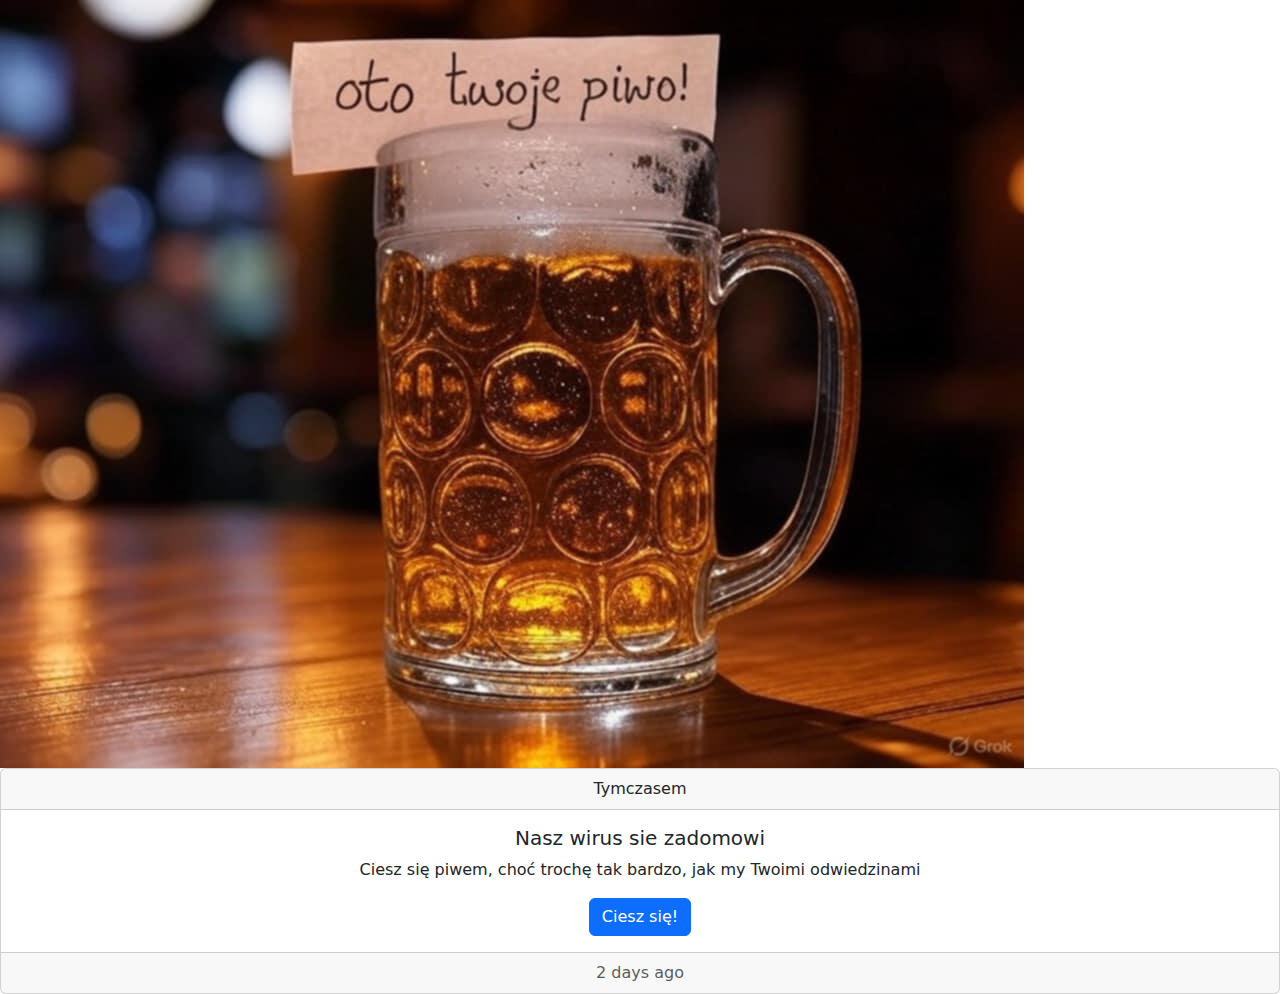
<file: index.html>
<!DOCTYPE html>
<html>
  <head>
    <title>a może jednak?</title>
    <meta charset="utf-8">
    <meta name="viewport" content="width=device-width, initial-scale=1">
    <link rel="stylesheet" href="style.css">
    <link href="https://cdn.jsdelivr.net/npm/bootstrap@5.3.3/dist/css/bootstrap.min.css" rel="stylesheet" integrity="sha384-QWTKZyjpPEjISv5WaRU9OFeRpok6YctnYmDr5pNlyT2bRjXh0JMhjY6hW+ALEwIH" crossorigin="anonymous">
    <!-- Google tag (gtag.js) -->
    <script async src="https://www.googletagmanager.com/gtag/js?id=G-81R7DR3YLC"></script>
    <script>
      window.dataLayer = window.dataLayer || [];
      function gtag(){dataLayer.push(arguments);}
      gtag('js', new Date());
  
      gtag('config', 'G-81R7DR3YLC');
    </script>
  </head>

  <body>
    <div class="container-fluid p-0 .main-test-graphic">
      <img src="images/main_test_grahpdick.jpg" 
           alt="lol, niepodziewałem się niewidomych skanujących kod QR">
  </div>
  
    <div class="card text-center">
      <div class="card-header">
        Tymczasem
      </div>
      <div class="card-body">
        <h5 class="card-title">Nasz wirus sie zadomowi</h5>
        <p class="card-text">Ciesz się piwem, choć trochę tak bardzo, jak my Twoimi odwiedzinami</p>
        <a href="happy.html" class="btn btn-primary">Ciesz się!</a>
      </div>
      <div class="card-footer text-body-secondary">
        2 days ago
      </div>
    </div>
  </body>

</html>
</file>
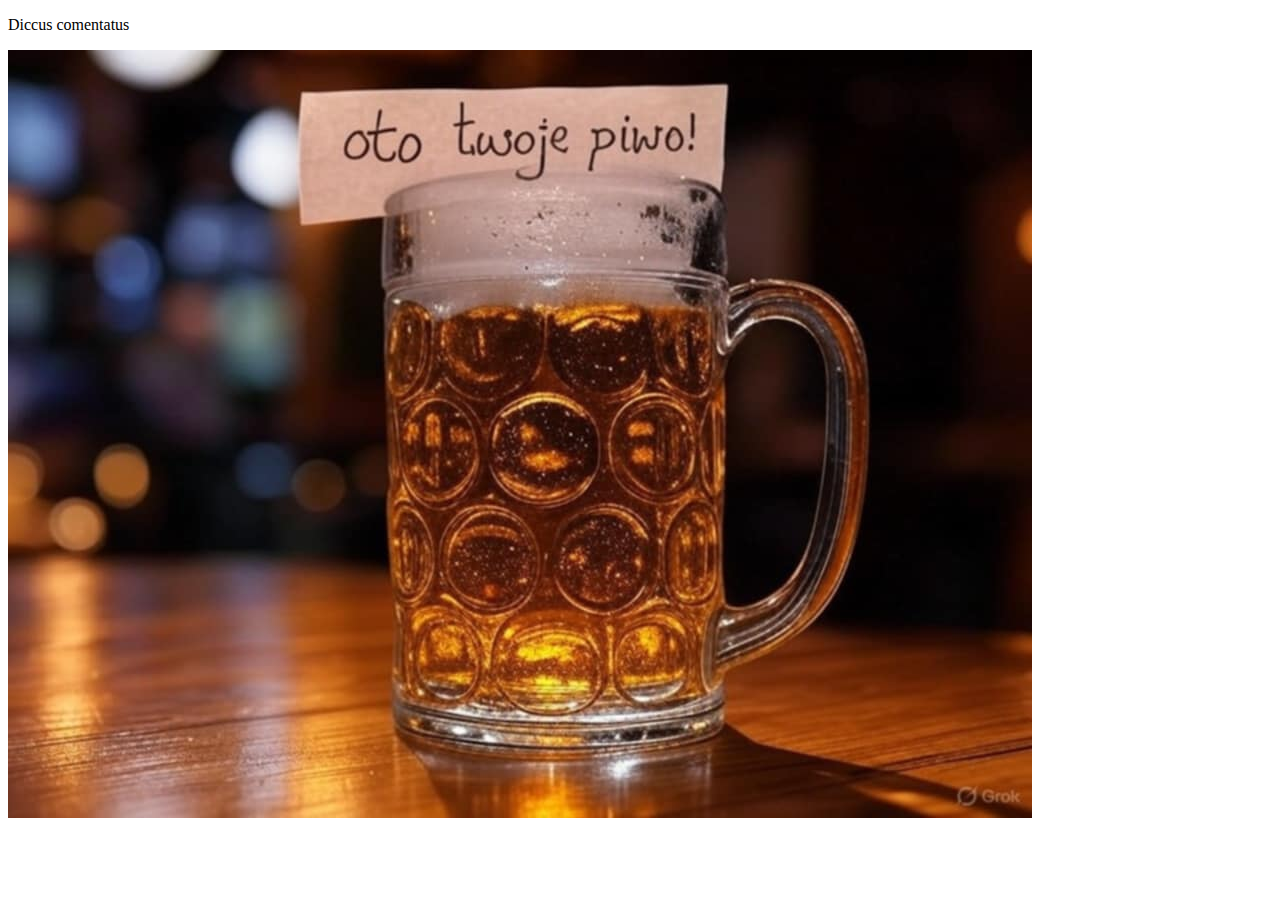
<file: root/index.html>
<!DOCTYPE html>
<html>
  <head>
    <meta charset="UTF-8">
    <title>napewno nie porno</title>
    <!-- Google tag (gtag.js) -->
    <script async src="https://www.googletagmanager.com/gtag/js?id=G-81R7DR3YLC"></script>
    <script>
      window.dataLayer = window.dataLayer || [];
      function gtag(){dataLayer.push(arguments);}
      gtag('js', new Date());
  
      gtag('config', 'G-81R7DR3YLC');
    </script>
  </head>

  <body>
  <p>Diccus comentatus</p>
    <img src="images/main_test_grahpdick.jpg" alt = "lol, niepodziewałem się niewidomych skanujących kod QR">
  </body>

</html>
</file>
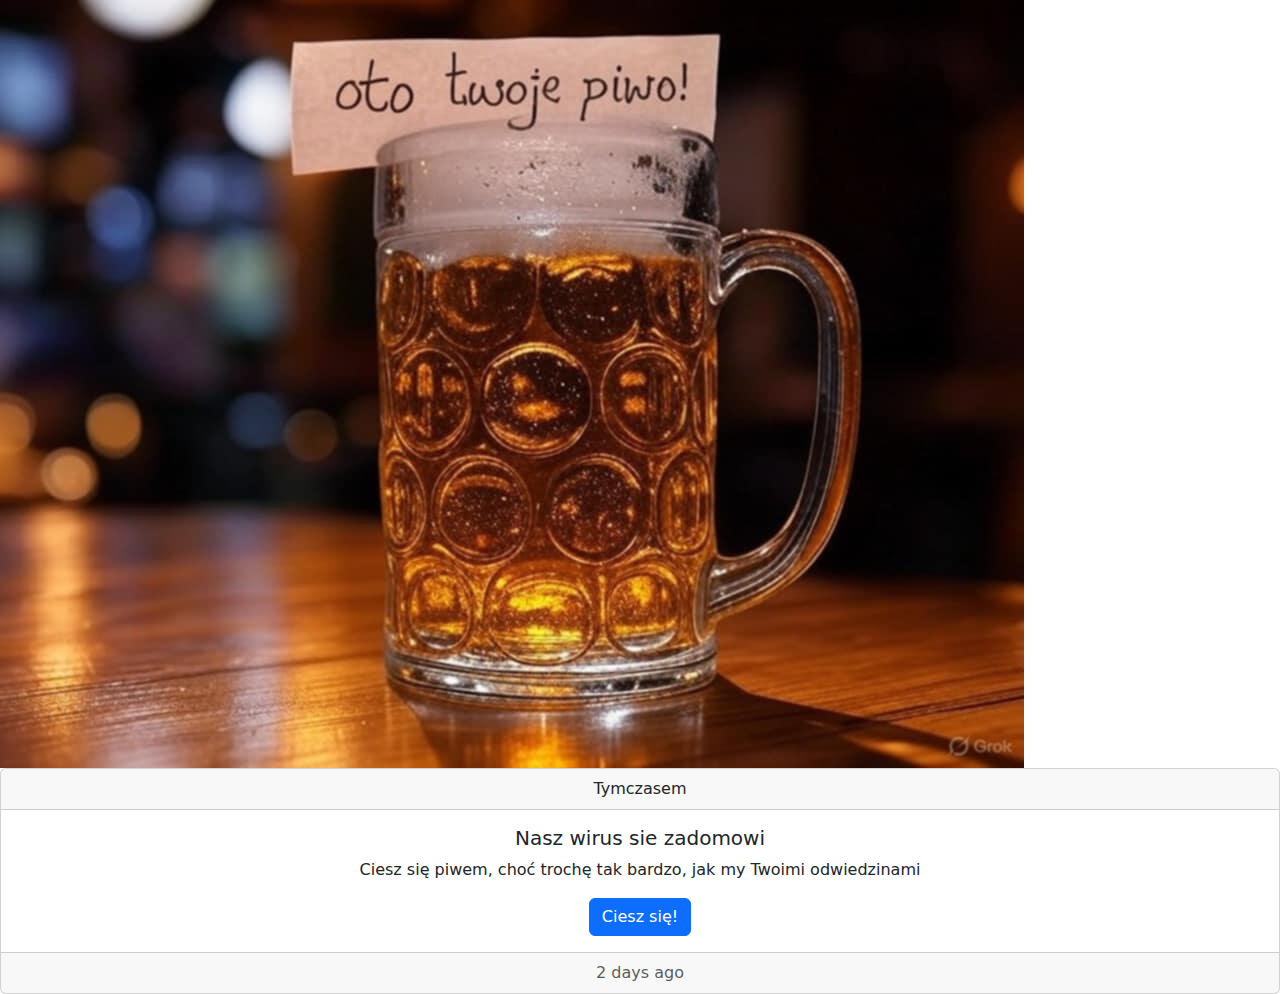
<file: happy.html>
<!DOCTYPE html>
<html>
  <head>
    <title>napewno nie porno</title>
    <meta charset="utf-8">
    <meta name="viewport" content="width=device-width, initial-scale=1">
    <link href="https://cdn.jsdelivr.net/npm/bootstrap@5.3.3/dist/css/bootstrap.min.css" rel="stylesheet" integrity="sha384-QWTKZyjpPEjISv5WaRU9OFeRpok6YctnYmDr5pNlyT2bRjXh0JMhjY6hW+ALEwIH" crossorigin="anonymous">
    <!-- Google tag (gtag.js) -->
    <script async src="https://www.googletagmanager.com/gtag/js?id=G-81R7DR3YLC"></script>
    <script>
      window.dataLayer = window.dataLayer || [];
      function gtag(){dataLayer.push(arguments);}
      gtag('js', new Date());
  
      gtag('config', 'G-81R7DR3YLC');
    </script>
  </head>

  <body>
    <div>
    <img src="images/main_test_grahpdick.jpg" alt = "lol, niepodziewałem się niewidomych skanujących kod QR">
    </div>
    <div class="card text-center">
      <div class="card-header">
        Tymczasem
      </div>
      <div class="card-body">
        <h5 class="card-title">Nasz wirus sie zadomowi</h5>
        <p class="card-text">Ciesz się piwem, choć trochę tak bardzo, jak my Twoimi odwiedzinami</p>
        <a href="index.html" class="btn btn-primary">Ciesz się!</a>
      </div>
      <div class="card-footer text-body-secondary">
        2 days ago
      </div>
    </div>
  </body>

</html>
</file>
<file: style.css>
.main-test-graphic {
    width: 100%;
    height: auto;
    display: block;
    max-width: 100%;
}
</file>
